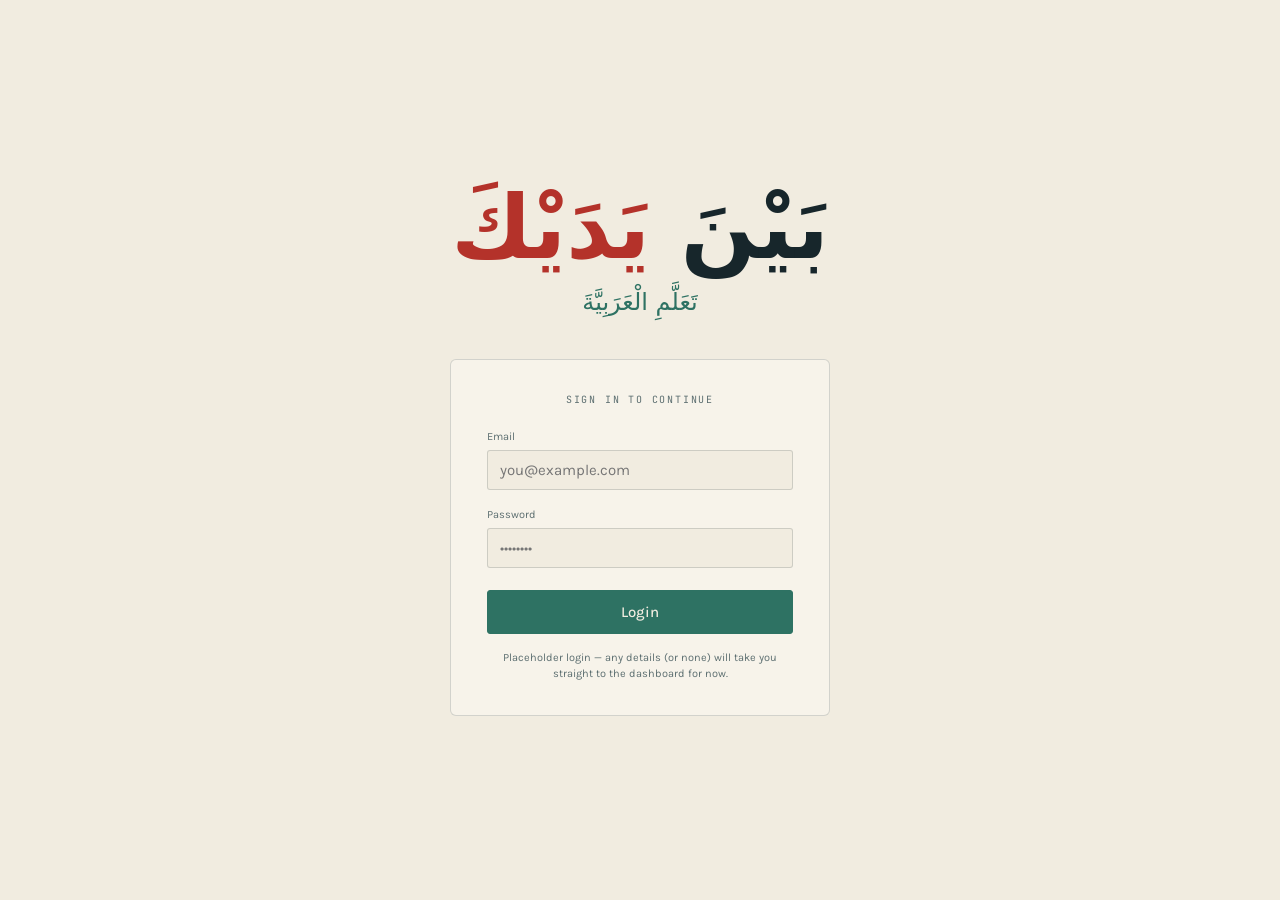
<file: login.html>
<!doctype html>
<html lang="en">
<head>
<meta charset="utf-8">
<meta name="viewport" content="width=device-width, initial-scale=1">
<title>Sign in — بين يديك</title>
<link rel="preconnect" href="https://fonts.googleapis.com">
<link rel="preconnect" href="https://fonts.gstatic.com" crossorigin>
<link href="https://fonts.googleapis.com/css2?family=Amiri:wght@400;700&family=Karla:wght@400;500;700&family=JetBrains+Mono:wght@400;600&display=swap" rel="stylesheet">
<link rel="stylesheet" href="site.css">
<style>
.screen{min-height:100vh;display:flex;flex-direction:column;align-items:center;justify-content:center;text-align:center;padding:40px 20px}
.word{font-family:var(--ar);direction:rtl;font-size:clamp(56px,12vw,88px);font-weight:700;line-height:1}
.word span{color:var(--rubric)}
.sub{font-family:var(--ar);direction:rtl;font-size:clamp(18px,4vw,24px);color:var(--verdigris);margin-top:12px}
.card{background:var(--card);border:1px solid var(--rule);border-radius:6px;padding:32px 36px;margin-top:38px;width:min(380px,100%);text-align:left}
.card .label{margin-bottom:20px;text-align:center}
.field{margin-bottom:16px}
.field label{font-size:11px;color:var(--ink-soft);display:block;margin-bottom:5px}
.field input{width:100%;border:1px solid var(--rule);border-radius:3px;background:var(--paper);height:40px;padding:0 12px;font-family:var(--la);font-size:15px;color:var(--ink)}
.card .btn{width:100%;margin-top:6px}
.note{margin-top:16px;font-size:11px;color:var(--ink-soft);text-align:center;line-height:1.5}
</style>
</head>
<body>
<main class="screen">
  <div class="word">بَيْنَ <span>يَدَيْكَ</span></div>
  <div class="sub">تَعَلَّمِ الْعَرَبِيَّةَ</div>
  <form class="card" id="loginForm">
    <div class="label">Sign in to continue</div>
    <div class="field"><label for="email">Email</label><input id="email" type="email" placeholder="you@example.com"></div>
    <div class="field"><label for="pw">Password</label><input id="pw" type="password" placeholder="••••••••"></div>
    <button class="btn" type="submit">Login</button>
    <p class="note">Placeholder login — any details (or none) will take you straight to the dashboard for now.</p>
  </form>
</main>
<script>
  document.getElementById('loginForm').addEventListener('submit', function(e){
    e.preventDefault();
    try { localStorage.setItem('bay_loggedIn','1'); } catch(_){}
    window.location.href = 'dashboard.html';
  });
</script>
</body>
</html>
</file>
<file: site.css>
:root{
  --paper:#F1ECE0; --paper-deep:#E4DCC9; --card:#F7F3EA; --bg:#F1ECE0;
  --ink:#17262B; --ink-soft:#5C6E70;
  --rubric:#B4322A; --verdigris:#2E7263; --gold:#A8842C;
  --rule:rgba(23,38,43,.16);
  --ar:"IBM Plex Sans Arabic","Noto Sans Arabic",system-ui,sans-serif;
  --la:"Karla",system-ui,sans-serif;
  --ut:"JetBrains Mono",ui-monospace,monospace;
}
*{box-sizing:border-box;margin:0;padding:0}
html{min-height:100%}
body{
  background:var(--paper);color:var(--ink);
  font-family:var(--la);font-size:16px;line-height:1.55;
  -webkit-font-smoothing:antialiased;
}
:focus-visible{outline:2px solid var(--ink);outline-offset:-2px;border-radius:4px}
/* Touchscreens leave a button focused after a tap, so the ring lingers with no
   purpose. Keyboard users on a pointer device still get one. */
@media (hover:none) and (pointer:coarse){
  :focus-visible,button:focus,a:focus,[role=button]:focus,select:focus{outline:none}
}
button:focus:not(:focus-visible),a:focus:not(:focus-visible),
[role=button]:focus:not(:focus-visible){outline:none}
/* Tapping a button in iOS Safari leaves it focused; an inset ring keeps that
   from bleeding into the element next to it. */
button:focus:not(:focus-visible),a:focus:not(:focus-visible),
[role=button]:focus:not(:focus-visible){outline:none}
a{color:inherit;text-decoration:none}
.label{font-family:var(--ut);font-size:10px;letter-spacing:.18em;text-transform:uppercase;color:var(--ink-soft)}
.tag{display:inline-block;font-family:var(--ut);font-size:9px;letter-spacing:.14em;text-transform:uppercase;color:var(--gold);border:1px solid var(--gold);border-radius:2px;padding:3px 7px}

/* nav */
.nav{display:flex;align-items:center;justify-content:space-between;padding:16px 30px;border-bottom:1px solid var(--rule);position:sticky;top:0;background:var(--paper);z-index:5}
.brand{font-family:var(--ar);font-size:20px;font-weight:600;direction:rtl;line-height:1.7;padding:2px 0;
  display:inline-flex;align-items:center;gap:10px}
.brand .bmark{width:28px;height:28px;flex:0 0 auto;border-radius:7px;background:var(--ink);position:relative;
  display:inline-block}
.brand .bmark::before{content:'ر';position:absolute;inset:0;display:flex;align-items:center;justify-content:center;
  font-family:var(--ar);font-size:19px;line-height:1;color:var(--paper);padding-bottom:3px}
.brand .bmark::after{content:'';position:absolute;top:5px;right:5px;width:5px;height:5px;border-radius:50%;background:var(--rubric)}
.brand span{color:var(--rubric)}
.navlinks{display:flex;gap:22px;align-items:center}
.navlinks a{font-size:13px;color:var(--ink-soft)}
.navlinks a.active{color:var(--ink);border-bottom:2px solid var(--verdigris);padding-bottom:2px}

/* buttons */
.btn{font-family:var(--la);font-size:15px;font-weight:500;border-radius:3px;border:1px solid var(--verdigris);background:var(--verdigris);color:var(--paper);padding:12px 26px;cursor:pointer;transition:background .18s,transform .18s}
.btn.ghost{background:transparent;color:var(--verdigris)}
.btn.danger{border-color:var(--rubric);background:transparent;color:var(--rubric)}

.wrap{max-width:1000px;margin:0 auto;padding:0 30px}

@media (max-width:860px){
  body{-webkit-tap-highlight-color:transparent}
  button,a{touch-action:manipulation}
  .nav{padding:11px 16px;flex-wrap:wrap;gap:8px}
  .brand{font-size:19px}
  .navlinks{gap:13px;width:100%;overflow-x:auto;-webkit-overflow-scrolling:touch}
  .navlinks::-webkit-scrollbar{display:none}
  .navlinks a{font-size:12.5px;white-space:nowrap;padding:4px 0}
  .wrap{padding:0 16px}
  .btn{min-height:46px;padding:12px 20px;font-size:15px}
}
@media (max-width:400px){ .navlinks{gap:11px} }
@media (prefers-reduced-motion:reduce){*{animation:none!important;transition:none!important}}


/* Bottom bar: three destinations within thumb reach, mobile only. */
.tabbar{display:none}
@media (max-width:860px){
  .tabbar{display:flex;position:fixed;left:0;right:0;bottom:0;z-index:60;background:var(--paper);
    border-top:1px solid var(--rule);padding-bottom:env(safe-area-inset-bottom);
    box-shadow:0 -6px 14px -10px rgba(23,38,43,.35)}
  .tabbar a{flex:1;min-width:0;display:flex;flex-direction:column;align-items:center;gap:1px;padding:8px 2px 7px;
    font-size:10px;color:var(--ink-soft);text-decoration:none;min-height:52px;justify-content:center;text-align:center}
  .tabbar a .ti{font-family:var(--ar);font-size:15px;line-height:1.5;white-space:nowrap}
  .tabbar a.on{color:var(--ink)}
  .tabbar a.on .ti{color:var(--rubric)}
  body{padding-bottom:calc(68px + env(safe-area-inset-bottom))}
  .nav .navlinks{display:none}
  .nav{justify-content:center;padding:12px 16px}
}

/* Progress ring for the vocab session */
.ring{--pct:0;width:56px;height:56px;border-radius:50%;flex:0 0 auto;
  background:conic-gradient(var(--verdigris) calc(var(--pct)*1%), var(--paper-deep) 0);
  display:flex;align-items:center;justify-content:center;position:relative}
.ring::after{content:'';position:absolute;inset:5px;border-radius:50%;background:var(--bg)}
.ring span{position:relative;z-index:1;font-family:var(--ut);font-size:12px;color:var(--ink)}
.sessionbar{display:flex;align-items:center;gap:14px;margin-bottom:18px}
.sessionbar .meta{min-width:0}
.sessionbar .meta b{display:block;font-size:15px}
.sessionbar .meta span{font-size:12.5px;color:var(--ink-soft)}

/* Pointer devices only — :hover sticks after a tap on touchscreens. */
@media (hover:hover) and (pointer:fine){

.navlinks a:hover{color:var(--ink)}
.btn:hover{background:#265f52;transform:translateY(-1px)}
.btn.ghost:hover{background:rgba(46,114,99,.08)}
.btn.danger:hover{background:rgba(180,50,42,.08)}
}


/* Audio settings — same control on every page */
.headrow{display:flex;justify-content:space-between;align-items:flex-start;gap:18px;flex-wrap:wrap}
.cog{display:inline-flex;align-items:center;gap:7px;background:transparent;border:1px solid var(--rule);
  border-radius:6px;padding:8px 13px;cursor:pointer;color:var(--ink-soft);font-family:var(--la);font-size:13px;min-height:42px}
.cog[aria-expanded=true]{background:var(--ink);border-color:var(--ink);color:var(--paper)}
.voicebox{display:none;background:var(--card);border:1px solid var(--rule);border-radius:8px;
  padding:14px 16px;margin-top:10px;flex-direction:column;gap:10px;min-width:280px}
body.gear-open .voicebox{display:flex}
.voicerow{display:flex;gap:8px;align-items:center;flex-wrap:wrap}
.voicerow select{max-width:190px;border:1px solid var(--rule);border-radius:4px;background:var(--bg);
  height:38px;padding:0 8px;font-family:var(--la);font-size:13px;color:var(--ink)}
.voicerow input[type=range]{accent-color:var(--verdigris);width:110px}
.warn{font-size:12px;color:var(--rubric);max-width:46ch;line-height:1.5}
.warn b{color:var(--ink)}
.acctrow{display:flex;align-items:center;justify-content:space-between;gap:12px;flex-wrap:wrap;
  padding-top:10px;border-top:1px solid var(--rule)}
.acctrow .btn{min-height:40px}
.wdismiss{font-family:var(--la);font-size:11px;border:1px solid var(--rule);background:transparent;
  border-radius:3px;padding:3px 9px;margin-top:6px;cursor:pointer;color:var(--ink);display:inline-block}
@media (max-width:860px){ .headrow{flex-direction:column} .voicebox{min-width:0;width:100%} .cog{width:100%;justify-content:center} }


/* Account row — sign out lives here now the settings panel is gone */
.acctbar{max-width:1000px;margin:34px auto 0;padding:16px 30px 0;border-top:1px solid var(--rule);
  display:flex;align-items:center;justify-content:space-between;gap:12px;flex-wrap:wrap}
@media (max-width:860px){ .acctbar{padding:14px 16px 0;margin-top:26px} .acctbar .btn{min-height:44px} }
</file>
